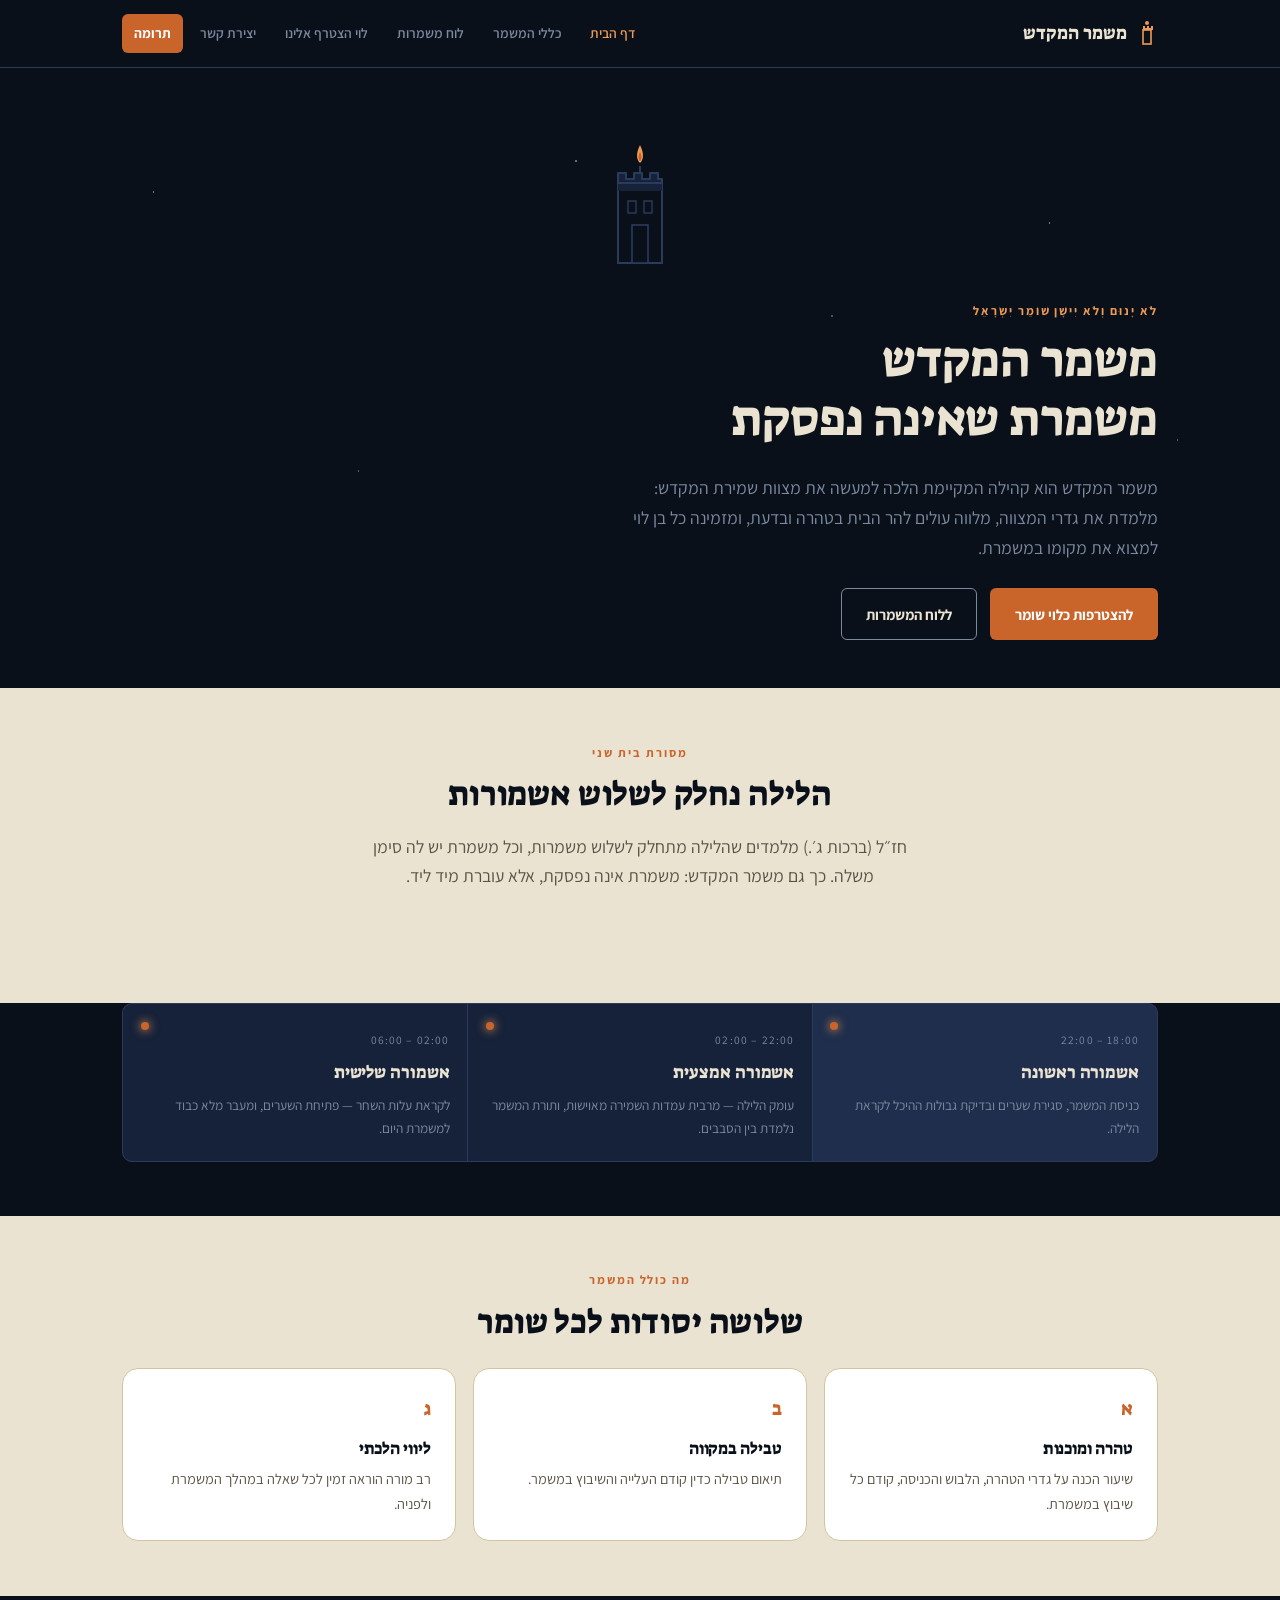
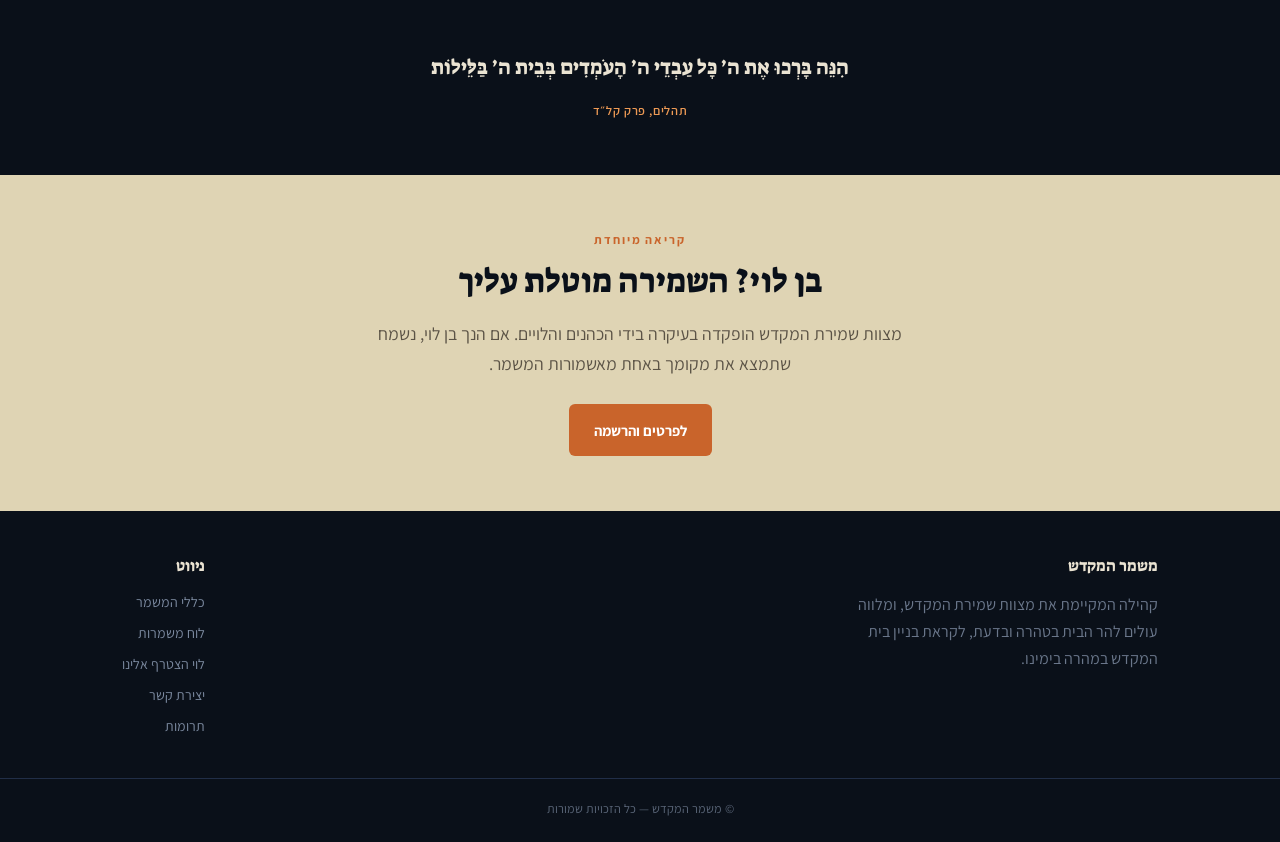
<file: index.html>
<!DOCTYPE html>
<html lang="he" dir="rtl">
<head>
<meta charset="UTF-8">
<meta name="viewport" content="width=device-width, initial-scale=1.0">
<title>משמר המקדש — לֹא יָנוּם וְלֹא יִישָׁן</title>
<meta name="description" content="משמר המקדש: קהילה המקיימת את מצוות שמירת המקדש, מלווה עולים להר הבית בטהרה ובהלכה, ומזמינה בני לוי להצטרף למשמרות השמירה.">
<link rel="canonical" href="https://mishmar-hamikdash.github.io/">
<link rel="stylesheet" href="styles.css">
</head>
<body data-page="home">
<a href="#main" class="skip-link">דלג לתוכן</a>

<header class="site">
  <div class="wrap nav-wrap">
    <a href="index.html" class="brand">
      <svg class="brand-mark" width="22" height="26" viewBox="0 0 22 26" aria-hidden="true">
        <rect x="7" y="10" width="8" height="14" fill="none" stroke="#EE9A55" stroke-width="1.6"/>
        <path d="M7 10 L7 6 L9 6 L9 8 L11 8 L11 6 L13 6 L13 8 L15 8 L15 6 L17 6 L17 10 Z" fill="#EE9A55"/>
        <circle cx="11" cy="3" r="2" fill="#EE9A55"/>
      </svg>
      משמר המקדש
    </a>
    <button class="nav-toggle" aria-label="פתיחת תפריט ניווט" aria-expanded="false">☰</button>
    <nav class="main">
      <a href="index.html" data-page="home">דף הבית</a>
      <a href="halachot.html" data-page="halachot">כללי המשמר</a>
      <a href="luach.html" data-page="luach">לוח משמרות</a>
      <a href="leviim.html" data-page="leviim">לוי הצטרף אלינו</a>
      <a href="contact.html" data-page="contact">יצירת קשר</a>
      <a href="trumot.html" data-page="trumot" class="cta">תרומה</a>
    </nav>
  </div>
</header>

<main id="main">

  <section class="on-dark hero">
    <div class="wrap">
      <div class="tower-row">
        <svg width="120" height="150" viewBox="0 0 120 150" aria-hidden="true">
          <rect x="38" y="58" width="44" height="80" fill="none" stroke="#2B3B5C" stroke-width="2"/>
          <rect x="38" y="58" width="44" height="8" fill="#16223A"/>
          <path d="M38 58 L38 48 L46 48 L46 54 L54 54 L54 48 L62 48 L62 54 L70 54 L70 48 L78 48 L78 54 L82 54 L82 58 Z" fill="#16223A" stroke="#2B3B5C" stroke-width="2" stroke-linejoin="round"/>
          <rect x="52" y="100" width="16" height="38" fill="#0A1019" stroke="#2B3B5C" stroke-width="1.6"/>
          <rect x="48" y="76" width="8" height="12" fill="none" stroke="#2B3B5C" stroke-width="1.4"/>
          <rect x="64" y="76" width="8" height="12" fill="none" stroke="#2B3B5C" stroke-width="1.4"/>
          <g class="tower-flame">
            <path d="M60 20 C 56 28, 56 34, 60 38 C 64 34, 64 28, 60 20 Z" fill="#EE9A55"/>
            <path d="M60 27 C 58 31, 58 34, 60 36 C 62 34, 62 31, 60 27 Z" fill="#C9642B"/>
          </g>
          <line x1="60" y1="41" x2="60" y2="48" stroke="#2B3B5C" stroke-width="2"/>
        </svg>
      </div>
      <span class="eyebrow">לֹא יָנוּם וְלֹא יִישָׁן שׁוֹמֵר יִשְׂרָאֵל</span>
      <h1>משמר המקדש<br>משמרת שאינה נפסקת</h1>
      <p class="lead">משמר המקדש הוא קהילה המקיימת הלכה למעשה את מצוות שמירת המקדש: מלמדת את גדרי המצווה, מלווה עולים להר הבית בטהרה ובדעת, ומזמינה כל בן לוי למצוא את מקומו במשמרת.</p>
      <div class="hero-actions">
        <a href="leviim.html" class="btn btn-ember">להצטרפות כלוי שומר</a>
        <a href="luach.html" class="btn btn-outline">ללוח המשמרות</a>
      </div>
    </div>
  </section>

  <section class="on-light">
    <div class="wrap">
      <div class="narrow reveal" style="text-align:center; margin-bottom:1.4rem;">
        <span class="eyebrow">מסורת בית שני</span>
        <h2>הלילה נחלק לשלוש אשמורות</h2>
        <p class="lead" style="margin:0 auto;">חז״ל (ברכות ג׳.) מלמדים שהלילה מתחלק לשלוש משמרות, וכל משמרת יש לה סימן משלה. כך גם משמר המקדש: משמרת אינה נפסקת, אלא עוברת מיד ליד.</p>
      </div>
    </div>
  </section>

  <section class="on-dark" style="padding-top:0;">
    <div class="wrap">
      <div class="ashmurot reveal">
        <div class="ashmurot-cell">
          <span class="ashmurot-mark" aria-hidden="true"></span>
          <span class="ashmurot-time">18:00 – 22:00</span>
          <h3 class="ashmurot-name">אשמורה ראשונה</h3>
          <p class="ashmurot-desc">כניסת המשמר, סגירת שערים ובדיקת גבולות ההיכל לקראת הלילה.</p>
        </div>
        <div class="ashmurot-cell">
          <span class="ashmurot-mark" aria-hidden="true"></span>
          <span class="ashmurot-time">22:00 – 02:00</span>
          <h3 class="ashmurot-name">אשמורה אמצעית</h3>
          <p class="ashmurot-desc">עומק הלילה — מרבית עמדות השמירה מאוישות, ותורת המשמר נלמדת בין הסבבים.</p>
        </div>
        <div class="ashmurot-cell">
          <span class="ashmurot-mark" aria-hidden="true"></span>
          <span class="ashmurot-time">02:00 – 06:00</span>
          <h3 class="ashmurot-name">אשמורה שלישית</h3>
          <p class="ashmurot-desc">לקראת עלות השחר — פתיחת השערים, ומעבר מלא כבוד למשמרת היום.</p>
        </div>
      </div>
    </div>
  </section>

  <section class="on-light">
    <div class="wrap">
      <div class="narrow reveal" style="text-align:center; margin-bottom:1.6rem;">
        <span class="eyebrow">מה כולל המשמר</span>
        <h2>שלושה יסודות לכל שומר</h2>
      </div>
      <div class="card-grid">
        <div class="card reveal"><span class="mark">א</span><h3>טהרה ומוכנות</h3><p>שיעור הכנה על גדרי הטהרה, הלבוש והכניסה, קודם כל שיבוץ במשמרת.</p></div>
        <a href="https://mikve.net/mikvaot/" target="_blank" rel="noopener" class="card card-link reveal"><span class="mark">ב</span><h3>טבילה במקווה</h3><p>תיאום טבילה כדין קודם העלייה והשיבוץ במשמר.</p></a>
        <div class="card reveal"><span class="mark">ג</span><h3>ליווי הלכתי</h3><p>רב מורה הוראה זמין לכל שאלה במהלך המשמרת ולפניה.</p></div>
      </div>
    </div>
  </section>

  <section class="on-dark">
    <div class="wrap narrow reveal">
      <blockquote class="pull">הִנֵּה בָּרְכוּ אֶת ה׳ כָּל עַבְדֵי ה׳ הָעֹמְדִים בְּבֵית ה׳ בַּלֵּילוֹת<cite>תהלים, פרק קל״ד</cite></blockquote>
    </div>
  </section>

  <section class="on-light-2">
    <div class="wrap narrow reveal" style="text-align:center;">
      <span class="eyebrow">קריאה מיוחדת</span>
      <h2>בן לוי? השמירה מוטלת עליך</h2>
      <p class="lead" style="margin:0 auto;">מצוות שמירת המקדש הופקדה בעיקרה בידי הכהנים והלויים. אם הנך בן לוי, נשמח שתמצא את מקומך באחת מאשמורות המשמר.</p>
      <div class="hero-actions" style="justify-content:center;">
        <a href="leviim.html" class="btn btn-ember">לפרטים והרשמה</a>
      </div>
    </div>
  </section>

</main>

<footer class="site">
  <div class="wrap footer-wrap">
    <div>
      <h4>משמר המקדש</h4>
      <p style="opacity:.85; max-width:320px;">קהילה המקיימת את מצוות שמירת המקדש, ומלווה עולים להר הבית בטהרה ובדעת, לקראת בניין בית המקדש במהרה בימינו.</p>
    </div>
    <div>
      <h4>ניווט</h4>
      <a href="halachot.html">כללי המשמר</a>
      <a href="luach.html">לוח משמרות</a>
      <a href="leviim.html">לוי הצטרף אלינו</a>
      <a href="contact.html">יצירת קשר</a>
      <a href="trumot.html">תרומות</a>
    </div>
  </div>
  <div class="footer-bottom">© משמר המקדש — כל הזכויות שמורות</div>
</footer>

<script src="script.js"></script>
</body>
</html>
</file>
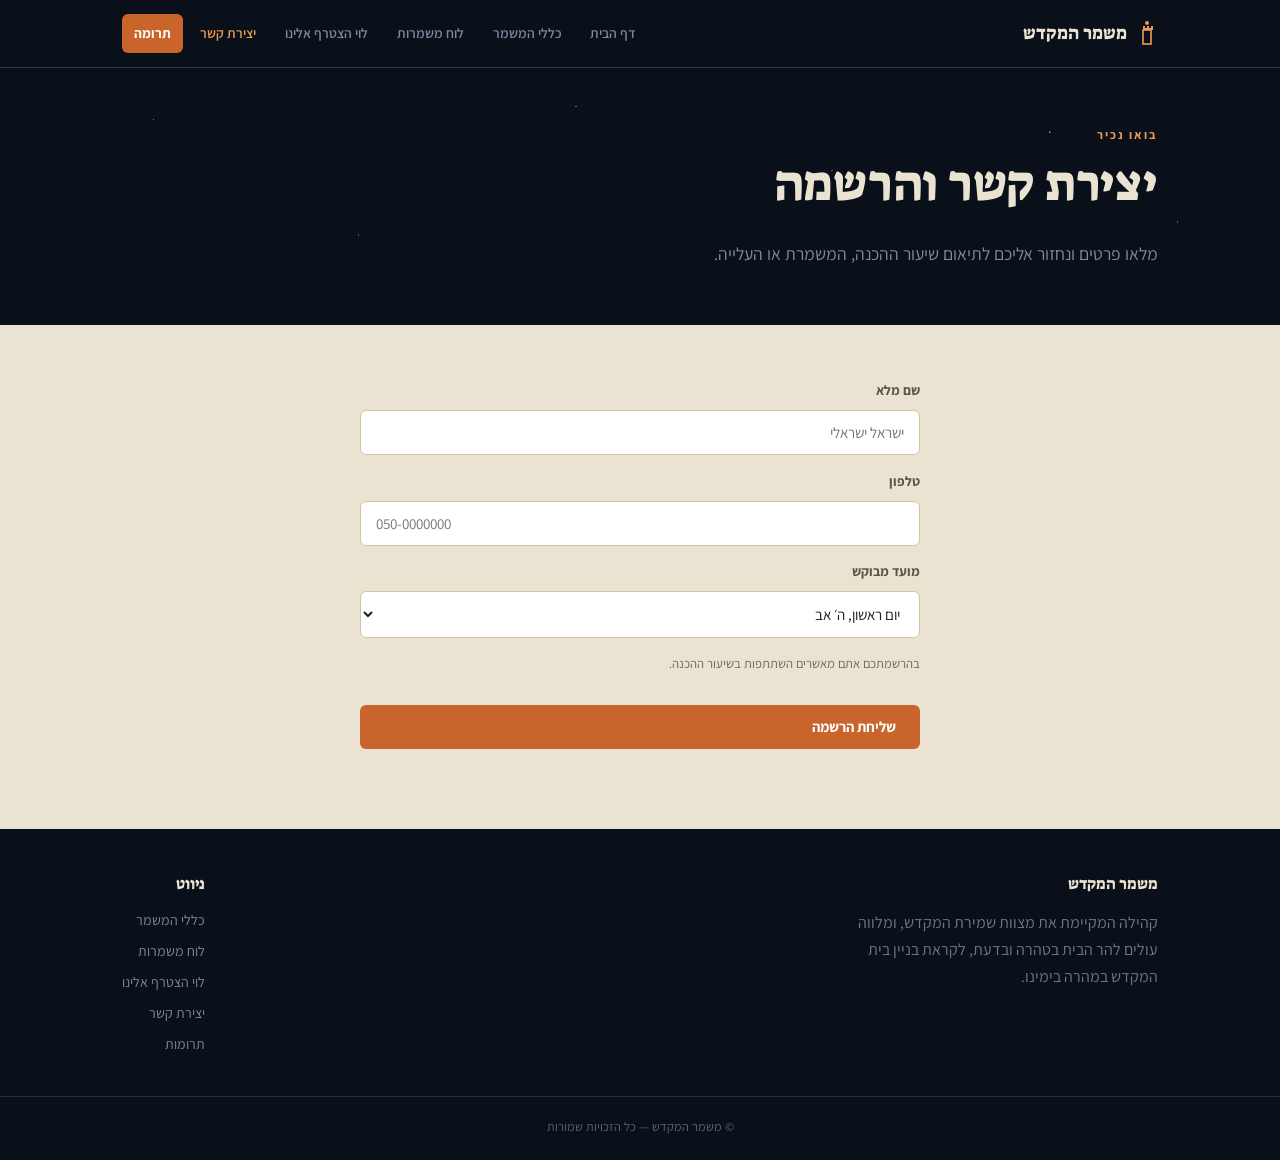
<file: contact.html>
<!DOCTYPE html>
<html lang="he" dir="rtl">
<head>
<meta charset="UTF-8">
<meta name="viewport" content="width=device-width, initial-scale=1.0">
<title>יצירת קשר והרשמה — משמר המקדש</title>
<meta name="description" content="הירשמו למשמרת או לעלייה הבאה להר הבית עם משמר המקדש. השאירו פרטים ונחזור אליכם לתיאום שיעור ההכנה.">
<link rel="canonical" href="https://mishmar-hamikdash.github.io/contact.html">
<link rel="stylesheet" href="styles.css">
</head>
<body data-page="contact">
<a href="#main" class="skip-link">דלג לתוכן</a>

<header class="site">
  <div class="wrap nav-wrap">
    <a href="index.html" class="brand">
      <svg class="brand-mark" width="22" height="26" viewBox="0 0 22 26" aria-hidden="true">
        <rect x="7" y="10" width="8" height="14" fill="none" stroke="#EE9A55" stroke-width="1.6"/>
        <path d="M7 10 L7 6 L9 6 L9 8 L11 8 L11 6 L13 6 L13 8 L15 8 L15 6 L17 6 L17 10 Z" fill="#EE9A55"/>
        <circle cx="11" cy="3" r="2" fill="#EE9A55"/>
      </svg>
      משמר המקדש
    </a>
    <button class="nav-toggle" aria-label="פתיחת תפריט ניווט" aria-expanded="false">☰</button>
    <nav class="main">
      <a href="index.html" data-page="home">דף הבית</a>
      <a href="halachot.html" data-page="halachot">כללי המשמר</a>
      <a href="luach.html" data-page="luach">לוח משמרות</a>
      <a href="leviim.html" data-page="leviim">לוי הצטרף אלינו</a>
      <a href="contact.html" data-page="contact">יצירת קשר</a>
      <a href="trumot.html" data-page="trumot" class="cta">תרומה</a>
    </nav>
  </div>
</header>

<main id="main">
  <section class="on-dark hero" style="padding-bottom:2.4rem;">
    <div class="wrap">
      <span class="eyebrow">בואו נכיר</span>
      <h1>יצירת קשר והרשמה</h1>
      <p class="lead">מלאו פרטים ונחזור אליכם לתיאום שיעור ההכנה, המשמרת או העלייה.</p>
    </div>
  </section>

  <section class="on-light">
    <div class="wrap reveal">
      <form class="form-box" id="mm-contact-form" onsubmit="return mmSubmitForm(event,'mm-contact-form','mm-contact-status','הרשמה חדשה - משמר המקדש');">
        <label for="c-name">שם מלא</label>
        <input id="c-name" type="text" name="שם מלא" placeholder="ישראל ישראלי" required>
        <label for="c-phone">טלפון</label>
        <input id="c-phone" type="tel" name="טלפון" placeholder="050-0000000" required>
        <label for="c-date">מועד מבוקש</label>
        <select id="c-date" name="מועד מבוקש">
          <option>יום ראשון, ה׳ אב</option>
          <option>יום שני, י״ב אב</option>
        </select>
        <div class="form-note">בהרשמתכם אתם מאשרים השתתפות בשיעור ההכנה.</div>
        <button type="submit" class="btn btn-ember" style="margin-top:1rem; border:none;">שליחת הרשמה</button>
        <div id="mm-contact-status" style="margin-top:.7rem; font-size:.85rem;"></div>
      </form>
    </div>
  </section>
</main>

<footer class="site">
  <div class="wrap footer-wrap">
    <div>
      <h4>משמר המקדש</h4>
      <p style="opacity:.85; max-width:320px;">קהילה המקיימת את מצוות שמירת המקדש, ומלווה עולים להר הבית בטהרה ובדעת, לקראת בניין בית המקדש במהרה בימינו.</p>
    </div>
    <div>
      <h4>ניווט</h4>
      <a href="halachot.html">כללי המשמר</a>
      <a href="luach.html">לוח משמרות</a>
      <a href="leviim.html">לוי הצטרף אלינו</a>
      <a href="contact.html">יצירת קשר</a>
      <a href="trumot.html">תרומות</a>
    </div>
  </div>
  <div class="footer-bottom">© משמר המקדש — כל הזכויות שמורות</div>
</footer>

<script src="script.js"></script>
</body>
</html>
</file>
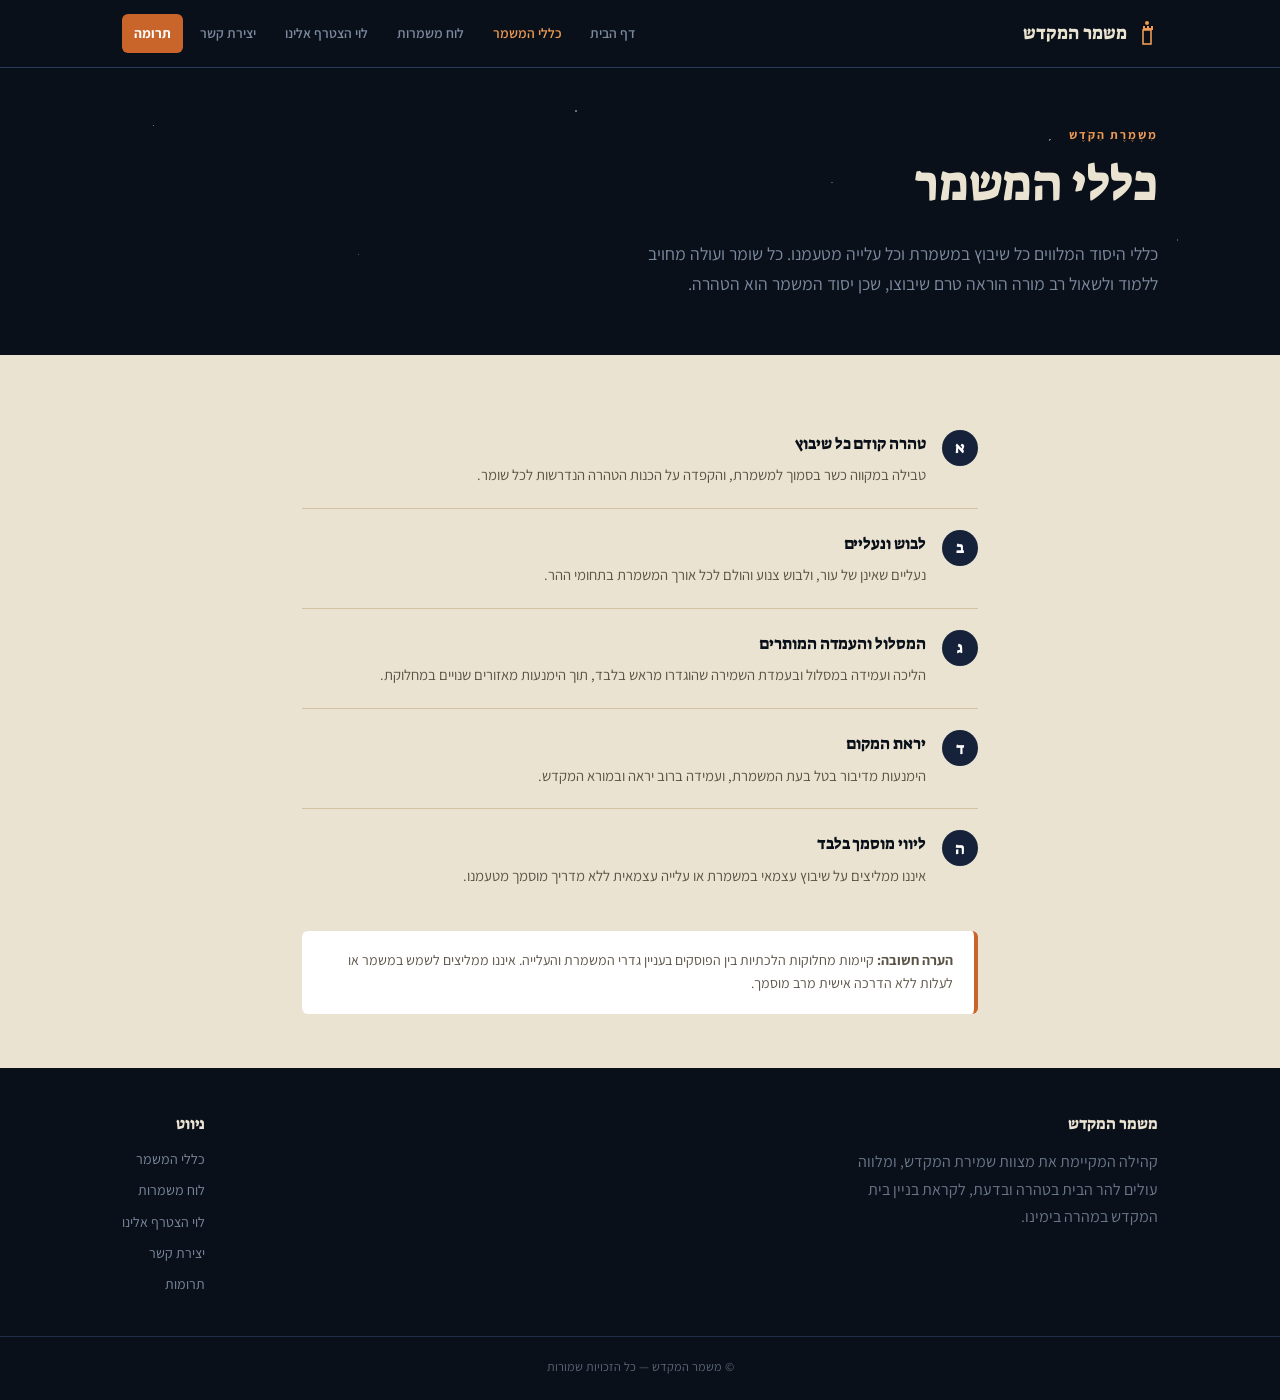
<file: halachot.html>
<!DOCTYPE html>
<html lang="he" dir="rtl">
<head>
<meta charset="UTF-8">
<meta name="viewport" content="width=device-width, initial-scale=1.0">
<title>כללי המשמר — משמר המקדש</title>
<meta name="description" content="כללי היסוד ההלכתיים למשמרות השמירה ולעליית הלויים להר הבית: טהרה, לבוש, מסלול ויראת המקום.">
<link rel="canonical" href="https://mishmar-hamikdash.github.io/halachot.html">
<link rel="stylesheet" href="styles.css">
</head>
<body data-page="halachot">
<a href="#main" class="skip-link">דלג לתוכן</a>

<header class="site">
  <div class="wrap nav-wrap">
    <a href="index.html" class="brand">
      <svg class="brand-mark" width="22" height="26" viewBox="0 0 22 26" aria-hidden="true">
        <rect x="7" y="10" width="8" height="14" fill="none" stroke="#EE9A55" stroke-width="1.6"/>
        <path d="M7 10 L7 6 L9 6 L9 8 L11 8 L11 6 L13 6 L13 8 L15 8 L15 6 L17 6 L17 10 Z" fill="#EE9A55"/>
        <circle cx="11" cy="3" r="2" fill="#EE9A55"/>
      </svg>
      משמר המקדש
    </a>
    <button class="nav-toggle" aria-label="פתיחת תפריט ניווט" aria-expanded="false">☰</button>
    <nav class="main">
      <a href="index.html" data-page="home">דף הבית</a>
      <a href="halachot.html" data-page="halachot">כללי המשמר</a>
      <a href="luach.html" data-page="luach">לוח משמרות</a>
      <a href="leviim.html" data-page="leviim">לוי הצטרף אלינו</a>
      <a href="contact.html" data-page="contact">יצירת קשר</a>
      <a href="trumot.html" data-page="trumot" class="cta">תרומה</a>
    </nav>
  </div>
</header>

<main id="main">
  <section class="on-dark hero" style="padding-bottom:2.4rem;">
    <div class="wrap">
      <span class="eyebrow">מִשְׁמֶרֶת הַקֹּדֶשׁ</span>
      <h1>כללי המשמר</h1>
      <p class="lead">כללי היסוד המלווים כל שיבוץ במשמרת וכל עלייה מטעמנו. כל שומר ועולה מחויב ללמוד ולשאול רב מורה הוראה טרם שיבוצו, שכן יסוד המשמר הוא הטהרה.</p>
    </div>
  </section>

  <section class="on-light">
    <div class="wrap narrow">
      <div class="reveal">
        <div class="item-row"><div class="item-mark">א</div><div><h3>טהרה קודם כל שיבוץ</h3><p>טבילה במקווה כשר בסמוך למשמרת, והקפדה על הכנות הטהרה הנדרשות לכל שומר.</p></div></div>
        <div class="item-row"><div class="item-mark">ב</div><div><h3>לבוש ונעליים</h3><p>נעליים שאינן של עור, ולבוש צנוע והולם לכל אורך המשמרת בתחומי ההר.</p></div></div>
        <div class="item-row"><div class="item-mark">ג</div><div><h3>המסלול והעמדה המותרים</h3><p>הליכה ועמידה במסלול ובעמדת השמירה שהוגדרו מראש בלבד, תוך הימנעות מאזורים שנויים במחלוקת.</p></div></div>
        <div class="item-row"><div class="item-mark">ד</div><div><h3>יראת המקום</h3><p>הימנעות מדיבור בטל בעת המשמרת, ועמידה ברוב יראה ובמורא המקדש.</p></div></div>
        <div class="item-row"><div class="item-mark">ה</div><div><h3>ליווי מוסמך בלבד</h3><p>איננו ממליצים על שיבוץ עצמאי במשמרת או עלייה עצמאית ללא מדריך מוסמך מטעמנו.</p></div></div>
      </div>
      <div class="note-box reveal"><strong>הערה חשובה:</strong> קיימות מחלוקות הלכתיות בין הפוסקים בעניין גדרי המשמרת והעלייה. איננו ממליצים לשמש במשמר או לעלות ללא הדרכה אישית מרב מוסמך.</div>
    </div>
  </section>
</main>

<footer class="site">
  <div class="wrap footer-wrap">
    <div>
      <h4>משמר המקדש</h4>
      <p style="opacity:.85; max-width:320px;">קהילה המקיימת את מצוות שמירת המקדש, ומלווה עולים להר הבית בטהרה ובדעת, לקראת בניין בית המקדש במהרה בימינו.</p>
    </div>
    <div>
      <h4>ניווט</h4>
      <a href="halachot.html">כללי המשמר</a>
      <a href="luach.html">לוח משמרות</a>
      <a href="leviim.html">לוי הצטרף אלינו</a>
      <a href="contact.html">יצירת קשר</a>
      <a href="trumot.html">תרומות</a>
    </div>
  </div>
  <div class="footer-bottom">© משמר המקדש — כל הזכויות שמורות</div>
</footer>

<script src="script.js"></script>
</body>
</html>
</file>
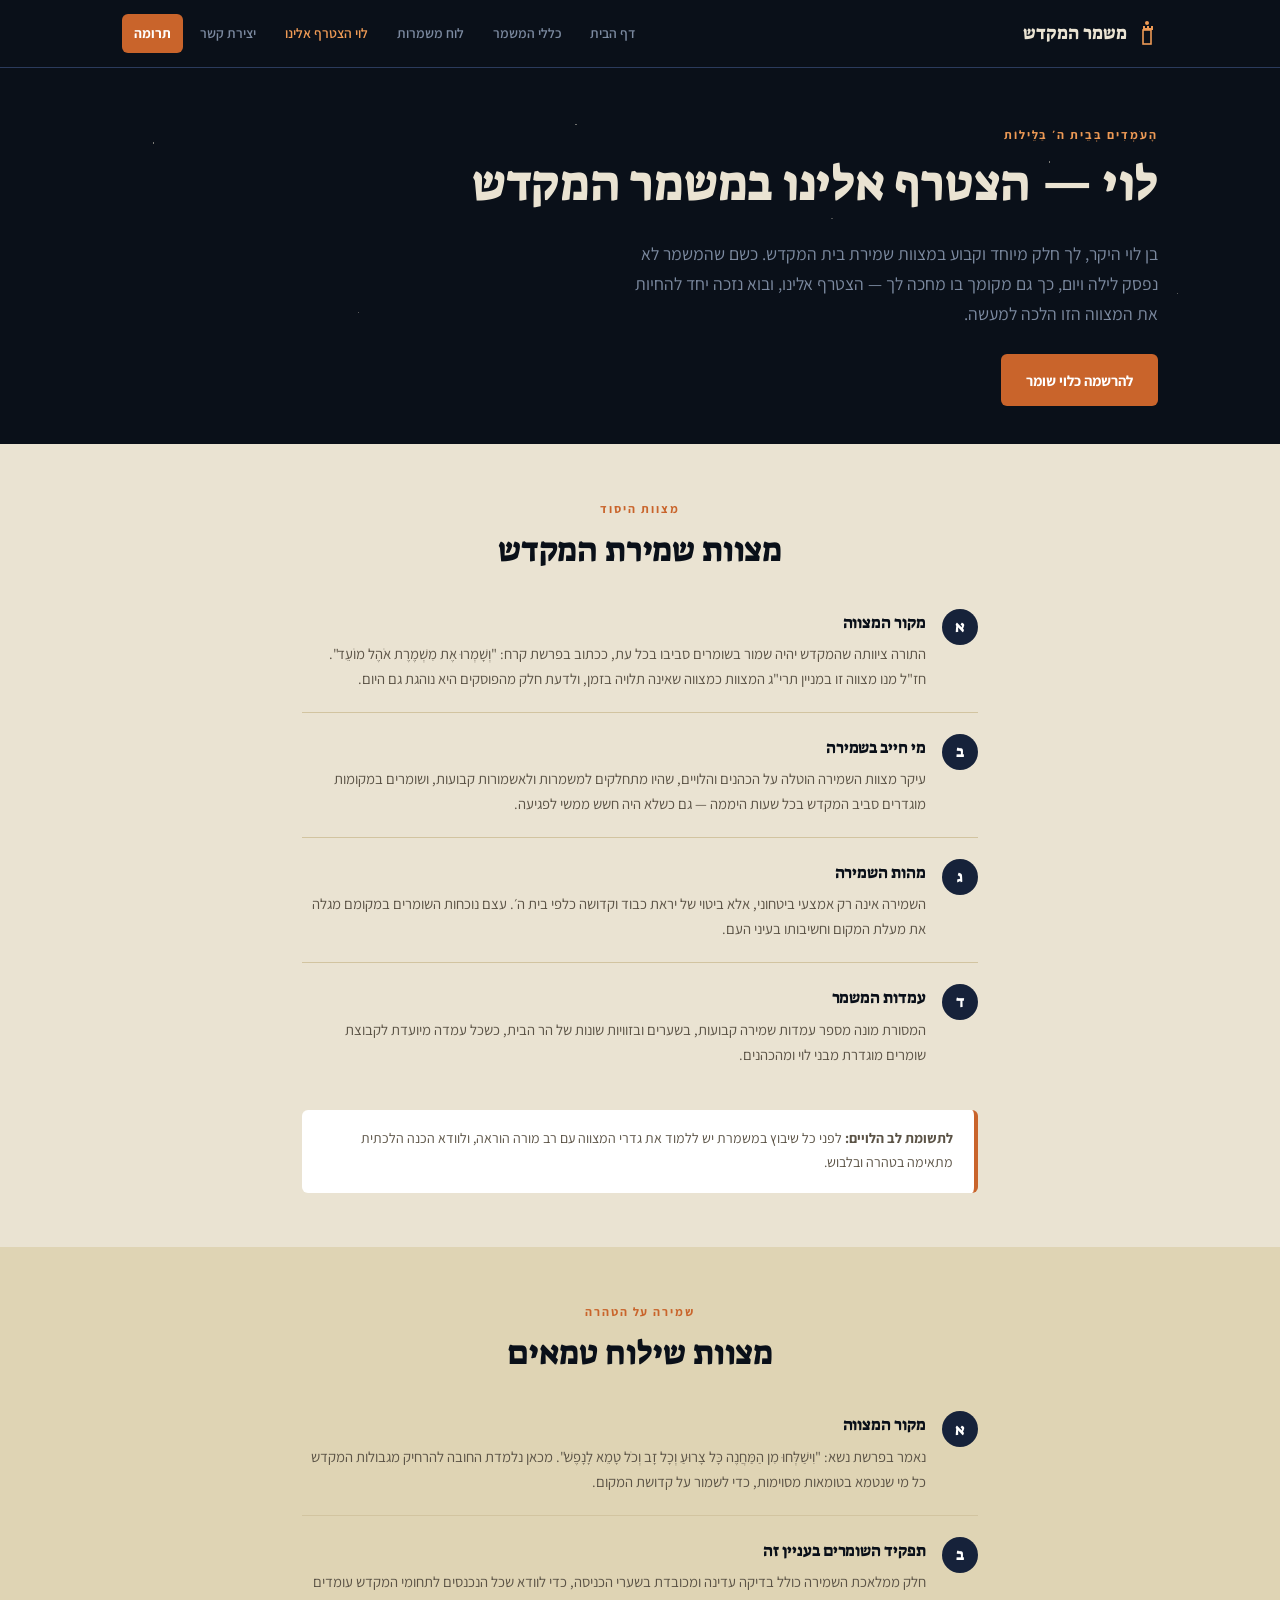
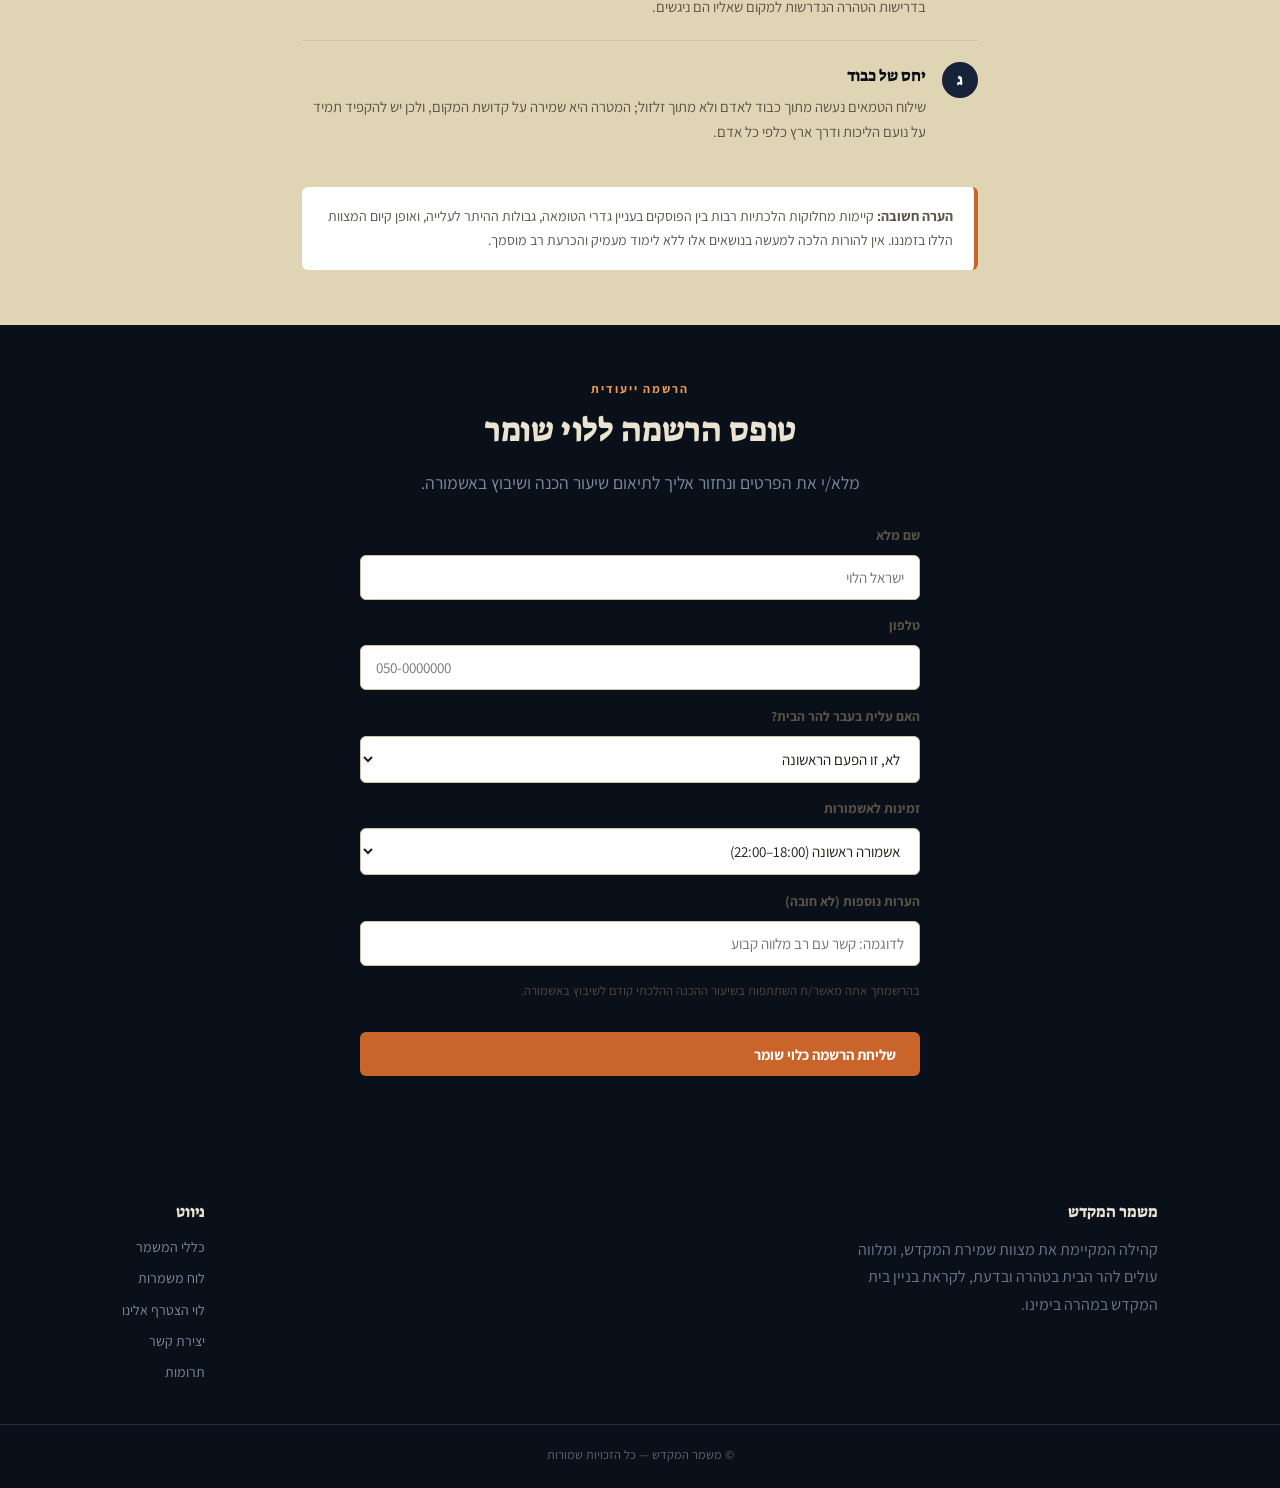
<file: leviim.html>
<!DOCTYPE html>
<html lang="he" dir="rtl">
<head>
<meta charset="UTF-8">
<meta name="viewport" content="width=device-width, initial-scale=1.0">
<title>לוי — הצטרף אלינו במשמר המקדש</title>
<meta name="description" content="קריאה ללויים להצטרף למשמרות שמירת המקדש: על מצוות שמירת המקדש, האשמורות, ואיך נרשמים למשמרת.">
<link rel="canonical" href="https://mishmar-hamikdash.github.io/leviim.html">
<link rel="stylesheet" href="styles.css">
</head>
<body data-page="leviim">
<a href="#main" class="skip-link">דלג לתוכן</a>

<header class="site">
  <div class="wrap nav-wrap">
    <a href="index.html" class="brand">
      <svg class="brand-mark" width="22" height="26" viewBox="0 0 22 26" aria-hidden="true">
        <rect x="7" y="10" width="8" height="14" fill="none" stroke="#EE9A55" stroke-width="1.6"/>
        <path d="M7 10 L7 6 L9 6 L9 8 L11 8 L11 6 L13 6 L13 8 L15 8 L15 6 L17 6 L17 10 Z" fill="#EE9A55"/>
        <circle cx="11" cy="3" r="2" fill="#EE9A55"/>
      </svg>
      משמר המקדש
    </a>
    <button class="nav-toggle" aria-label="פתיחת תפריט ניווט" aria-expanded="false">☰</button>
    <nav class="main">
      <a href="index.html" data-page="home">דף הבית</a>
      <a href="halachot.html" data-page="halachot">כללי המשמר</a>
      <a href="luach.html" data-page="luach">לוח משמרות</a>
      <a href="leviim.html" data-page="leviim">לוי הצטרף אלינו</a>
      <a href="contact.html" data-page="contact">יצירת קשר</a>
      <a href="trumot.html" data-page="trumot" class="cta">תרומה</a>
    </nav>
  </div>
</header>

<main id="main">
  <section class="on-dark hero" style="padding-bottom:2.4rem;">
    <div class="wrap">
      <span class="eyebrow">הָעֹמְדִים בְּבֵית ה׳ בַּלֵּילוֹת</span>
      <h1>לוי — הצטרף אלינו במשמר המקדש</h1>
      <p class="lead">בן לוי היקר, לך חלק מיוחד וקבוע במצוות שמירת בית המקדש. כשם שהמשמר לא נפסק לילה ויום, כך גם מקומך בו מחכה לך — הצטרף אלינו, ובוא נזכה יחד להחיות את המצווה הזו הלכה למעשה.</p>
      <div class="hero-actions">
        <a href="#mm-form" class="btn btn-ember">להרשמה כלוי שומר</a>
      </div>
    </div>
  </section>

  <section class="on-light">
    <div class="wrap narrow">
      <div class="reveal" style="text-align:center; margin-bottom:1rem;">
        <span class="eyebrow">מצוות היסוד</span>
        <h2>מצוות שמירת המקדש</h2>
      </div>
      <div class="reveal">
        <div class="item-row"><div class="item-mark">א</div><div><h3>מקור המצווה</h3><p>התורה ציוותה שהמקדש יהיה שמור בשומרים סביבו בכל עת, ככתוב בפרשת קרח: "וְשָׁמְרוּ אֶת מִשְׁמֶרֶת אֹהֶל מוֹעֵד". חז"ל מנו מצווה זו במניין תרי"ג המצוות כמצווה שאינה תלויה בזמן, ולדעת חלק מהפוסקים היא נוהגת גם היום.</p></div></div>
        <div class="item-row"><div class="item-mark">ב</div><div><h3>מי חייב בשמירה</h3><p>עיקר מצוות השמירה הוטלה על הכהנים והלויים, שהיו מתחלקים למשמרות ולאשמורות קבועות, ושומרים במקומות מוגדרים סביב המקדש בכל שעות היממה — גם כשלא היה חשש ממשי לפגיעה.</p></div></div>
        <div class="item-row"><div class="item-mark">ג</div><div><h3>מהות השמירה</h3><p>השמירה אינה רק אמצעי ביטחוני, אלא ביטוי של יראת כבוד וקדושה כלפי בית ה׳. עצם נוכחות השומרים במקומם מגלה את מעלת המקום וחשיבותו בעיני העם.</p></div></div>
        <div class="item-row"><div class="item-mark">ד</div><div><h3>עמדות המשמר</h3><p>המסורת מונה מספר עמדות שמירה קבועות, בשערים ובזוויות שונות של הר הבית, כשכל עמדה מיועדת לקבוצת שומרים מוגדרת מבני לוי ומהכהנים.</p></div></div>
      </div>
      <div class="note-box reveal"><strong>לתשומת לב הלויים:</strong> לפני כל שיבוץ במשמרת יש ללמוד את גדרי המצווה עם רב מורה הוראה, ולוודא הכנה הלכתית מתאימה בטהרה ובלבוש.</div>
    </div>
  </section>

  <section class="on-light-2">
    <div class="wrap narrow">
      <div class="reveal" style="text-align:center; margin-bottom:1rem;">
        <span class="eyebrow">שמירה על הטהרה</span>
        <h2>מצוות שילוח טמאים</h2>
      </div>
      <div class="reveal">
        <div class="item-row"><div class="item-mark">א</div><div><h3>מקור המצווה</h3><p>נאמר בפרשת נשא: "וִישַׁלְּחוּ מִן הַמַּחֲנֶה כָּל צָרוּעַ וְכָל זָב וְכֹל טָמֵא לָנָפֶשׁ". מכאן נלמדת החובה להרחיק מגבולות המקדש כל מי שנטמא בטומאות מסוימות, כדי לשמור על קדושת המקום.</p></div></div>
        <div class="item-row"><div class="item-mark">ב</div><div><h3>תפקיד השומרים בעניין זה</h3><p>חלק ממלאכת השמירה כולל בדיקה עדינה ומכובדת בשערי הכניסה, כדי לוודא שכל הנכנסים לתחומי המקדש עומדים בדרישות הטהרה הנדרשות למקום שאליו הם ניגשים.</p></div></div>
        <div class="item-row"><div class="item-mark">ג</div><div><h3>יחס של כבוד</h3><p>שילוח הטמאים נעשה מתוך כבוד לאדם ולא מתוך זלזול; המטרה היא שמירה על קדושת המקום, ולכן יש להקפיד תמיד על נועם הליכות ודרך ארץ כלפי כל אדם.</p></div></div>
      </div>
      <div class="note-box reveal"><strong>הערה חשובה:</strong> קיימות מחלוקות הלכתיות רבות בין הפוסקים בעניין גדרי הטומאה, גבולות ההיתר לעלייה, ואופן קיום המצוות הללו בזמננו. אין להורות הלכה למעשה בנושאים אלו ללא לימוד מעמיק והכרעת רב מוסמך.</div>
    </div>
  </section>

  <section class="on-dark" id="mm-form">
    <div class="wrap">
      <div class="narrow reveal" style="text-align:center; margin-bottom:1.6rem;">
        <span class="eyebrow">הרשמה ייעודית</span>
        <h2>טופס הרשמה ללוי שומר</h2>
        <p class="lead" style="margin:0 auto;">מלא/י את הפרטים ונחזור אליך לתיאום שיעור הכנה ושיבוץ באשמורה.</p>
      </div>
      <form class="form-box reveal" id="mm-leviim-form" onsubmit="return mmSubmitForm(event,'mm-leviim-form','mm-leviim-status','הרשמת לוי שומר - משמר המקדש');">
        <label for="l-name">שם מלא</label>
        <input id="l-name" type="text" name="שם מלא" placeholder="ישראל הלוי" required>
        <label for="l-phone">טלפון</label>
        <input id="l-phone" type="tel" name="טלפון" placeholder="050-0000000" required>
        <label for="l-exp">האם עלית בעבר להר הבית?</label>
        <select id="l-exp" name="ניסיון קודם">
          <option>לא, זו הפעם הראשונה</option>
          <option>כן, עליתי מספר פעמים</option>
          <option>כן, עליתי באופן קבוע</option>
        </select>
        <label for="l-avail">זמינות לאשמורות</label>
        <select id="l-avail" name="זמינות">
          <option>אשמורה ראשונה (18:00–22:00)</option>
          <option>אשמורה אמצעית (22:00–02:00)</option>
          <option>אשמורה שלישית (02:00–06:00)</option>
          <option>גמיש/גמישה, לפי הצורך</option>
        </select>
        <label for="l-notes">הערות נוספות (לא חובה)</label>
        <input id="l-notes" type="text" name="הערות" placeholder="לדוגמה: קשר עם רב מלווה קבוע">
        <div class="form-note">בהרשמתך אתה מאשר/ת השתתפות בשיעור ההכנה ההלכתי קודם לשיבוץ באשמורה.</div>
        <button type="submit" class="btn btn-ember" style="margin-top:1rem; border:none;">שליחת הרשמה כלוי שומר</button>
        <div id="mm-leviim-status" style="margin-top:.7rem; font-size:.85rem;"></div>
      </form>
    </div>
  </section>
</main>

<footer class="site">
  <div class="wrap footer-wrap">
    <div>
      <h4>משמר המקדש</h4>
      <p style="opacity:.85; max-width:320px;">קהילה המקיימת את מצוות שמירת המקדש, ומלווה עולים להר הבית בטהרה ובדעת, לקראת בניין בית המקדש במהרה בימינו.</p>
    </div>
    <div>
      <h4>ניווט</h4>
      <a href="halachot.html">כללי המשמר</a>
      <a href="luach.html">לוח משמרות</a>
      <a href="leviim.html">לוי הצטרף אלינו</a>
      <a href="contact.html">יצירת קשר</a>
      <a href="trumot.html">תרומות</a>
    </div>
  </div>
  <div class="footer-bottom">© משמר המקדש — כל הזכויות שמורות</div>
</footer>

<script src="script.js"></script>
</body>
</html>
</file>
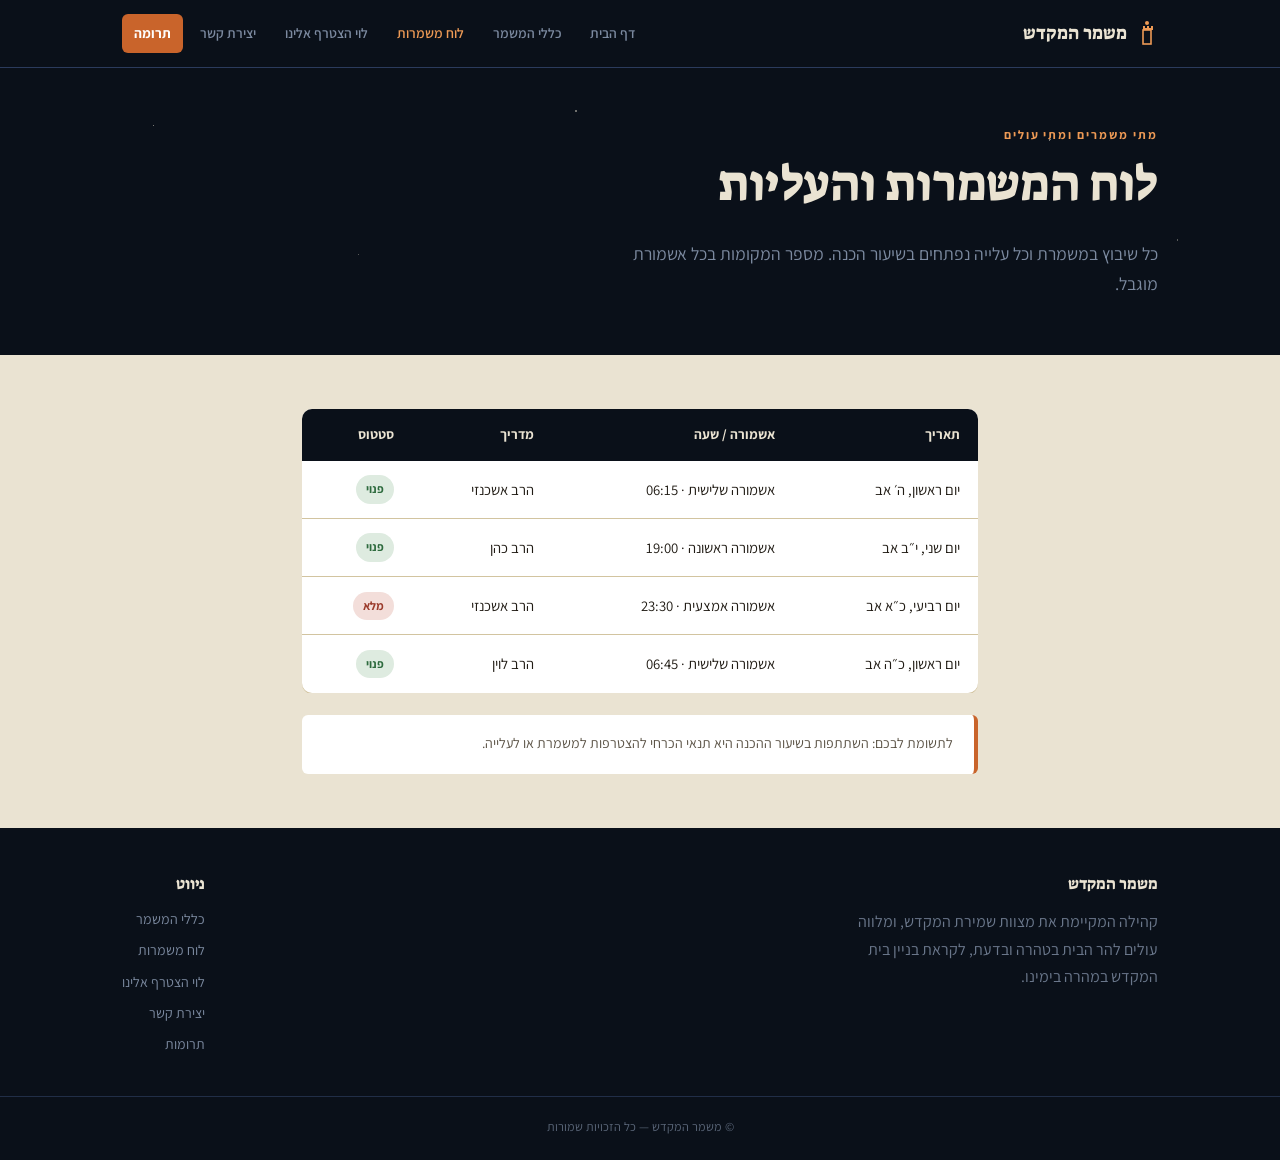
<file: luach.html>
<!DOCTYPE html>
<html lang="he" dir="rtl">
<head>
<meta charset="UTF-8">
<meta name="viewport" content="width=device-width, initial-scale=1.0">
<title>לוח המשמרות והעליות — משמר המקדש</title>
<meta name="description" content="לוח הזמנים העדכני למשמרות השמירה ולעליות המאורגנות להר הבית, כולל תאריכים, שעות ומדריכים.">
<link rel="canonical" href="https://mishmar-hamikdash.github.io/luach.html">
<link rel="stylesheet" href="styles.css">
</head>
<body data-page="luach">
<a href="#main" class="skip-link">דלג לתוכן</a>

<header class="site">
  <div class="wrap nav-wrap">
    <a href="index.html" class="brand">
      <svg class="brand-mark" width="22" height="26" viewBox="0 0 22 26" aria-hidden="true">
        <rect x="7" y="10" width="8" height="14" fill="none" stroke="#EE9A55" stroke-width="1.6"/>
        <path d="M7 10 L7 6 L9 6 L9 8 L11 8 L11 6 L13 6 L13 8 L15 8 L15 6 L17 6 L17 10 Z" fill="#EE9A55"/>
        <circle cx="11" cy="3" r="2" fill="#EE9A55"/>
      </svg>
      משמר המקדש
    </a>
    <button class="nav-toggle" aria-label="פתיחת תפריט ניווט" aria-expanded="false">☰</button>
    <nav class="main">
      <a href="index.html" data-page="home">דף הבית</a>
      <a href="halachot.html" data-page="halachot">כללי המשמר</a>
      <a href="luach.html" data-page="luach">לוח משמרות</a>
      <a href="leviim.html" data-page="leviim">לוי הצטרף אלינו</a>
      <a href="contact.html" data-page="contact">יצירת קשר</a>
      <a href="trumot.html" data-page="trumot" class="cta">תרומה</a>
    </nav>
  </div>
</header>

<main id="main">
  <section class="on-dark hero" style="padding-bottom:2.4rem;">
    <div class="wrap">
      <span class="eyebrow">מתי משמרים ומתי עולים</span>
      <h1>לוח המשמרות והעליות</h1>
      <p class="lead">כל שיבוץ במשמרת וכל עלייה נפתחים בשיעור הכנה. מספר המקומות בכל אשמורת מוגבל.</p>
    </div>
  </section>

  <section class="on-light">
    <div class="wrap narrow reveal">
      <div class="schedule-scroll">
      <table class="schedule">
        <thead><tr><th>תאריך</th><th>אשמורה / שעה</th><th>מדריך</th><th>סטטוס</th></tr></thead>
        <tbody>
          <tr><td>יום ראשון, ה׳ אב</td><td>אשמורה שלישית · 06:15</td><td>הרב אשכנזי</td><td><span class="tag tag-open">פנוי</span></td></tr>
          <tr><td>יום שני, י״ב אב</td><td>אשמורה ראשונה · 19:00</td><td>הרב כהן</td><td><span class="tag tag-open">פנוי</span></td></tr>
          <tr><td>יום רביעי, כ״א אב</td><td>אשמורה אמצעית · 23:30</td><td>הרב אשכנזי</td><td><span class="tag tag-full">מלא</span></td></tr>
          <tr><td>יום ראשון, כ״ה אב</td><td>אשמורה שלישית · 06:45</td><td>הרב לוין</td><td><span class="tag tag-open">פנוי</span></td></tr>
        </tbody>
      </table>
      </div>
      <div class="note-box">לתשומת לבכם: השתתפות בשיעור ההכנה היא תנאי הכרחי להצטרפות למשמרת או לעלייה.</div>
    </div>
  </section>
</main>

<footer class="site">
  <div class="wrap footer-wrap">
    <div>
      <h4>משמר המקדש</h4>
      <p style="opacity:.85; max-width:320px;">קהילה המקיימת את מצוות שמירת המקדש, ומלווה עולים להר הבית בטהרה ובדעת, לקראת בניין בית המקדש במהרה בימינו.</p>
    </div>
    <div>
      <h4>ניווט</h4>
      <a href="halachot.html">כללי המשמר</a>
      <a href="luach.html">לוח משמרות</a>
      <a href="leviim.html">לוי הצטרף אלינו</a>
      <a href="contact.html">יצירת קשר</a>
      <a href="trumot.html">תרומות</a>
    </div>
  </div>
  <div class="footer-bottom">© משמר המקדש — כל הזכויות שמורות</div>
</footer>

<script src="script.js"></script>
</body>
</html>
</file>
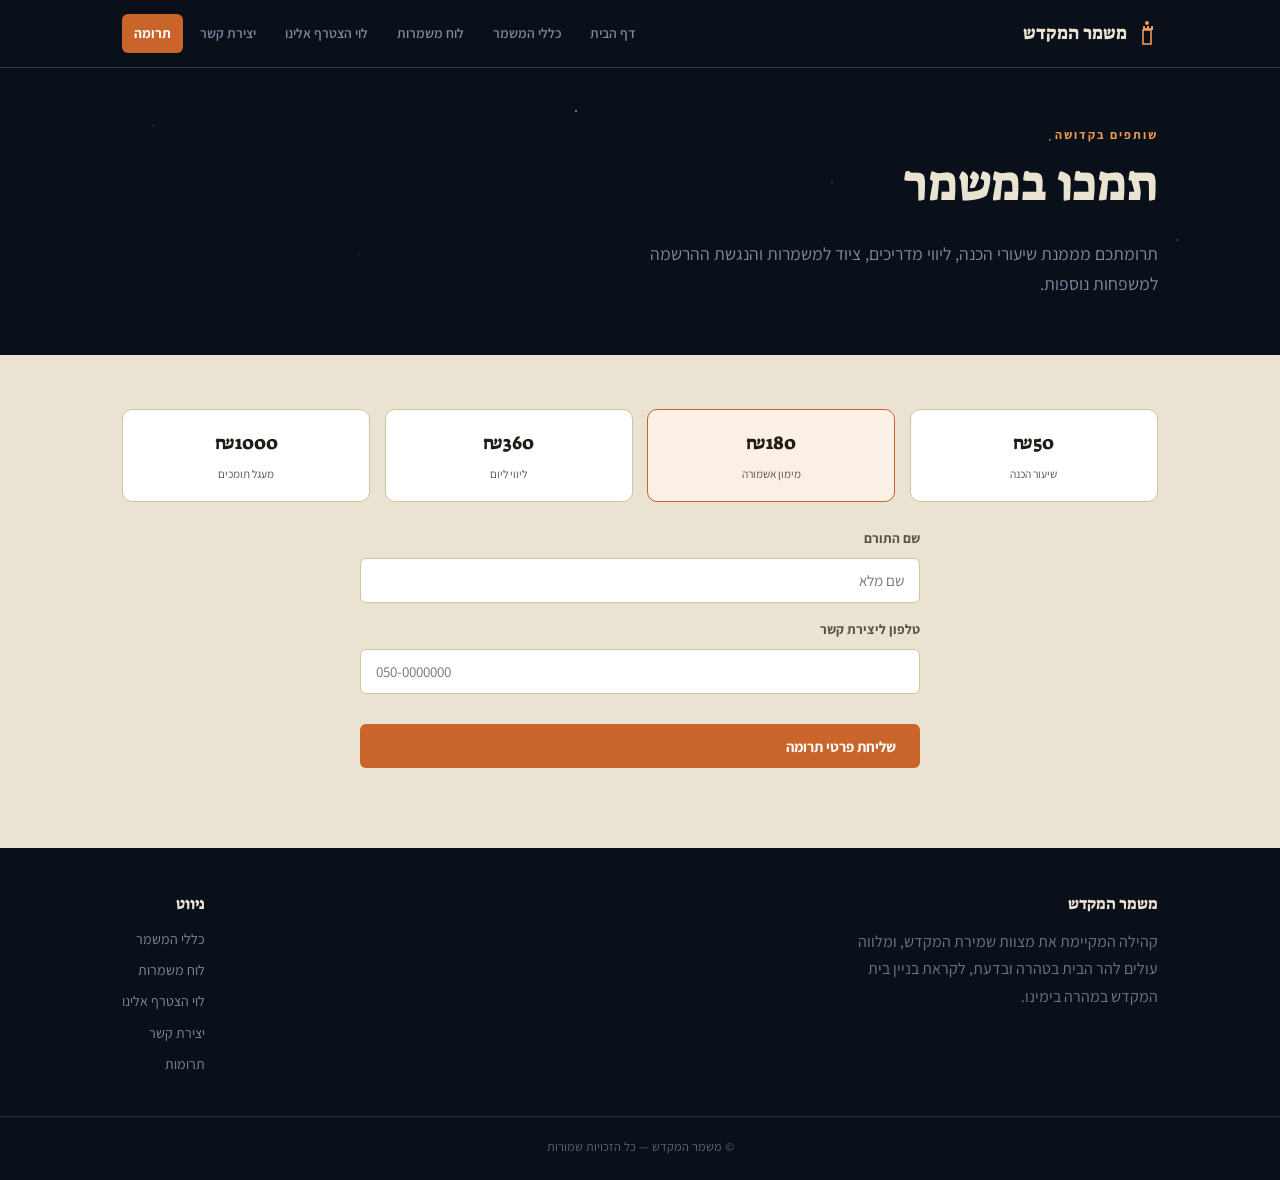
<file: trumot.html>
<!DOCTYPE html>
<html lang="he" dir="rtl">
<head>
<meta charset="UTF-8">
<meta name="viewport" content="width=device-width, initial-scale=1.0">
<title>תמכו במשמר — משמר המקדש</title>
<meta name="description" content="תרומתכם למשמר המקדש מממנת שיעורי הכנה, ליווי מדריכים והנגשת המשמרות והעלייה למשפחות נוספות.">
<link rel="canonical" href="https://mishmar-hamikdash.github.io/trumot.html">
<link rel="stylesheet" href="styles.css">
</head>
<body data-page="trumot">
<a href="#main" class="skip-link">דלג לתוכן</a>

<header class="site">
  <div class="wrap nav-wrap">
    <a href="index.html" class="brand">
      <svg class="brand-mark" width="22" height="26" viewBox="0 0 22 26" aria-hidden="true">
        <rect x="7" y="10" width="8" height="14" fill="none" stroke="#EE9A55" stroke-width="1.6"/>
        <path d="M7 10 L7 6 L9 6 L9 8 L11 8 L11 6 L13 6 L13 8 L15 8 L15 6 L17 6 L17 10 Z" fill="#EE9A55"/>
        <circle cx="11" cy="3" r="2" fill="#EE9A55"/>
      </svg>
      משמר המקדש
    </a>
    <button class="nav-toggle" aria-label="פתיחת תפריט ניווט" aria-expanded="false">☰</button>
    <nav class="main">
      <a href="index.html" data-page="home">דף הבית</a>
      <a href="halachot.html" data-page="halachot">כללי המשמר</a>
      <a href="luach.html" data-page="luach">לוח משמרות</a>
      <a href="leviim.html" data-page="leviim">לוי הצטרף אלינו</a>
      <a href="contact.html" data-page="contact">יצירת קשר</a>
      <a href="trumot.html" data-page="trumot" class="cta">תרומה</a>
    </nav>
  </div>
</header>

<main id="main">
  <section class="on-dark hero" style="padding-bottom:2.4rem;">
    <div class="wrap">
      <span class="eyebrow">שותפים בקדושה</span>
      <h1>תמכו במשמר</h1>
      <p class="lead">תרומתכם מממנת שיעורי הכנה, ליווי מדריכים, ציוד למשמרות והנגשת ההרשמה למשפחות נוספות.</p>
    </div>
  </section>

  <section class="on-light">
    <div class="wrap reveal">
      <div class="donate-grid">
        <div class="donate-amt" data-amt="50">₪50<span>שיעור הכנה</span></div>
        <div class="donate-amt selected" data-amt="180">₪180<span>מימון אשמורה</span></div>
        <div class="donate-amt" data-amt="360">₪360<span>ליווי ליום</span></div>
        <div class="donate-amt" data-amt="1000">₪1000<span>מעגל תומכים</span></div>
      </div>
      <form class="form-box" id="mm-donate-form" onsubmit="return mmSubmitForm(event,'mm-donate-form','mm-donate-status','תרומה חדשה - משמר המקדש');">
        <label for="d-name">שם התורם</label>
        <input id="d-name" type="text" name="שם התורם" placeholder="שם מלא" required>
        <label for="d-phone">טלפון ליצירת קשר</label>
        <input id="d-phone" type="tel" name="טלפון" placeholder="050-0000000" required>
        <input type="hidden" name="סכום נבחר" id="mm-donate-amt-field" value="180">
        <button type="submit" class="btn btn-ember" style="margin-top:1rem; border:none;">שליחת פרטי תרומה</button>
        <div id="mm-donate-status" style="margin-top:.7rem; font-size:.85rem;"></div>
      </form>
    </div>
  </section>
</main>

<footer class="site">
  <div class="wrap footer-wrap">
    <div>
      <h4>משמר המקדש</h4>
      <p style="opacity:.85; max-width:320px;">קהילה המקיימת את מצוות שמירת המקדש, ומלווה עולים להר הבית בטהרה ובדעת, לקראת בניין בית המקדש במהרה בימינו.</p>
    </div>
    <div>
      <h4>ניווט</h4>
      <a href="halachot.html">כללי המשמר</a>
      <a href="luach.html">לוח משמרות</a>
      <a href="leviim.html">לוי הצטרף אלינו</a>
      <a href="contact.html">יצירת קשר</a>
      <a href="trumot.html">תרומות</a>
    </div>
  </div>
  <div class="footer-bottom">© משמר המקדש — כל הזכויות שמורות</div>
</footer>

<script src="script.js"></script>
</body>
</html>
</file>
<file: styles.css>
@import url('https://fonts.googleapis.com/css2?family=Suez+One&family=Assistant:wght@300;400;500;600;700;800&display=swap');

/* ===================================================================
   משמר המקדש — מערכת עיצוב
   רעיון: "לא יָנוּם וְלֹא יִישָׁן שׁוֹמֵר יִשְׂרָאֵל" — משמר שאינו נפסק.
   הלילה מחולק לשלוש אשמורות (ברכות ג׳.), וכל אשמורת שומרת את שלה.
   האתר מבטא זאת ברצועת-זמן חוזרת של שלוש האשמורות, על רקע שמי לילה
   עמוקים ונקודת אש-לפיד בודדת כמוקד אור.
   =================================================================== */

:root{
  --night-deep: #0A1019;
  --night:      #16223A;
  --night-2:    #1E2E4C;
  --line-dark:  #2B3B5C;
  --stone:      #7C8AA0;
  --parchment:  #EAE3D2;
  --parchment-2:#DFD4B4;
  --line:       #D2C4A0;
  --ink:        #211C15;
  --ink-soft:   #5B5346;
  --ember:      #C9642B;
  --ember-light:#EE9A55;
  --ember-deep: #96431A;
  --focus:      #4E8FA8;

  --display: 'Suez One', 'Frank Ruhl Libre', serif;
  --sans:    'Assistant', 'Heebo', 'Arial Hebrew', sans-serif;

  --radius-sm: 6px;
  --radius-md: 10px;
  --radius-lg: 16px;
  --container: 1080px;
}

*{ box-sizing: border-box; }
html{ scroll-behavior: smooth; }
@media (prefers-reduced-motion: reduce){
  html{ scroll-behavior: auto; }
  *{ animation-duration: 0.001ms !important; transition-duration: 0.001ms !important; }
}

body{
  margin:0;
  direction: rtl;
  background: var(--parchment);
  color: var(--ink);
  font-family: var(--sans);
  line-height: 1.7;
  -webkit-font-smoothing: antialiased;
}

a{ color: inherit; }
img{ max-width:100%; display:block; }
:focus-visible{ outline: 3px solid var(--focus); outline-offset: 2px; }

.skip-link{
  position:absolute; right:1rem; top:-3rem; background:var(--ember); color:#fff;
  padding:.6rem 1rem; border-radius:0 0 var(--radius-sm) var(--radius-sm); z-index:100;
  text-decoration:none; font-weight:700; transition: top .2s ease;
}
.skip-link:focus{ top:0; }

.wrap{ max-width: var(--container); margin:0 auto; padding: 0 1.4rem; }
.narrow{ max-width: 720px; margin:0 auto; }

h1,h2,h3,h4{ font-family: var(--display); color: var(--night-deep); margin: 0 0 .5em 0; font-weight: 400; letter-spacing: -.005em; }
.on-dark h1, .on-dark h2, .on-dark h3, .on-dark h4{ color: var(--parchment); }
h1{ font-size: clamp(2rem, 5vw, 3.1rem); line-height:1.18; }
h2{ font-size: clamp(1.5rem, 3vw, 2.1rem); line-height:1.25; }
p{ margin: 0 0 1em 0; }
.lead{ font-size: 1.1rem; color: var(--ink-soft); max-width: 60ch; }
.on-dark .lead{ color: var(--stone); }

/* ---------- כותרת עליונה ---------- */
header.site{
  background: var(--night-deep); border-bottom: 1px solid var(--line-dark);
  position: sticky; top:0; z-index: 50;
}
.nav-wrap{ display:flex; align-items:center; justify-content:space-between; gap:1rem; padding:.85rem 1.4rem; flex-wrap:wrap; }
.brand{ display:flex; align-items:center; gap:.55rem; font-family: var(--display); font-size: 1.15rem; font-weight:400; color: var(--parchment); text-decoration:none; white-space:nowrap; }
.brand-mark{ flex-shrink:0; }

.nav-toggle{ display:none; background:none; border:1px solid var(--line-dark); color: var(--parchment); font-size:1.3rem; padding:.3rem .7rem; border-radius: var(--radius-sm); cursor:pointer; }

nav.main{ display:flex; align-items:center; gap:.3rem; flex-wrap:wrap; }
nav.main a{
  font-family: var(--sans); font-size:.86rem; font-weight:600; color: var(--stone);
  text-decoration:none; padding:.5rem .75rem; border-radius: var(--radius-sm); transition: color .15s ease, background .15s ease;
}
nav.main a:hover{ color: var(--parchment); background: var(--night-2); }
nav.main a.active{ color: var(--ember-light); }
nav.main a.cta{ background: var(--ember); color: #fff; font-weight:700; }
nav.main a.cta:hover{ background: var(--ember-light); color: var(--night-deep); }

@media (max-width: 860px){
  .nav-toggle{ display:inline-block; }
  nav.main{
    display:none; width:100%; flex-direction:column; align-items:stretch; gap:.15rem;
    padding-top:.6rem; border-top: 1px solid var(--line-dark); margin-top:.6rem;
  }
  nav.main.open{ display:flex; }
  nav.main a{ text-align:center; }
}

@media (max-width: 640px){
  .ashmurot{ grid-template-columns: 1fr; }
  .card-grid{ grid-template-columns: 1fr; }
}

.schedule-scroll{ overflow-x:auto; -webkit-overflow-scrolling:touch; }
@media (max-width: 640px){
  table.schedule{ min-width: 560px; }
}

/* ---------- מקטעים ---------- */
.on-dark{ background: var(--night-deep); color: var(--parchment); padding: 3.4rem 0; }
.on-light{ background: var(--parchment); padding: 3.4rem 0; }
.on-light-2{ background: var(--parchment-2); padding: 3.4rem 0; }

.eyebrow{ font-family: var(--sans); color: var(--ember); letter-spacing:.16em; font-size:.76rem; font-weight:700; display:block; margin-bottom:.6rem; text-transform:uppercase; }
.on-dark .eyebrow{ color: var(--ember-light); }

/* ---------- הירו: מגדל שמירה ---------- */
.hero{ position:relative; padding-top: 3.6rem; padding-bottom: 3rem; overflow:hidden; }
.hero::before{
  content:''; position:absolute; inset:0; pointer-events:none;
  background-image: radial-gradient(1.5px 1.5px at 12% 20%, rgba(234,227,210,.5) 50%, transparent 51%),
                     radial-gradient(1.5px 1.5px at 28% 65%, rgba(234,227,210,.35) 50%, transparent 51%),
                     radial-gradient(2px 2px at 45% 15%, rgba(234,227,210,.45) 50%, transparent 51%),
                     radial-gradient(1.5px 1.5px at 65% 40%, rgba(234,227,210,.3) 50%, transparent 51%),
                     radial-gradient(2px 2px at 82% 25%, rgba(234,227,210,.5) 50%, transparent 51%),
                     radial-gradient(1.5px 1.5px at 92% 60%, rgba(234,227,210,.35) 50%, transparent 51%);
}
.tower-row{ display:flex; justify-content:center; margin-bottom: 1.6rem; }
.tower-flame{ animation: flicker 2.6s ease-in-out infinite; transform-origin: center; }
@keyframes flicker{
  0%, 100% { opacity:1; transform: scale(1); }
  45% { opacity:.82; transform: scale(.94) translateY(1px); }
  70% { opacity:.95; transform: scale(1.04); }
}
@media (prefers-reduced-motion: reduce){ .tower-flame{ animation:none; } }

.hero-actions{ display:flex; gap:.8rem; flex-wrap:wrap; margin-top:1.6rem; }

/* ---------- כפתורים ---------- */
.btn{ display:inline-flex; align-items:center; gap:.5rem; font-family: var(--sans); font-weight:700; font-size:.92rem; padding:.78rem 1.5rem; border-radius: var(--radius-sm); cursor:pointer; border:1px solid transparent; text-decoration:none; transition: transform .15s ease, background .15s ease, border-color .15s ease; }
.btn-ember{ background: var(--ember); color: #fff; }
.btn-ember:hover{ background: var(--ember-light); color: var(--night-deep); }
.btn-outline{ background:transparent; border-color: var(--stone); color: var(--parchment); }
.btn-outline:hover{ border-color: var(--ember-light); color: var(--ember-light); }
.on-light .btn-outline{ border-color: var(--ember-deep); color: var(--ink); }
.on-light .btn-outline:hover{ background: rgba(201,100,43,.1); }

/* ---------- רצועת שלוש האשמורות (חתימת האתר) ---------- */
.ashmurot{ display:grid; grid-template-columns: repeat(3, 1fr); gap: 1px; background: var(--line-dark); border-radius: var(--radius-md); overflow:hidden; margin: 2.2rem 0 0; border: 1px solid var(--line-dark); }
.ashmurot-cell{ background: var(--night); padding: 1.3rem 1.1rem; position:relative; }
.ashmurot-cell.is-active{ background: var(--night-2); }
.ashmurot-time{ font-family: var(--sans); font-size:.72rem; letter-spacing:.1em; color: var(--stone); text-transform:uppercase; }
.ashmurot-name{ font-family: var(--display); font-size:1.1rem; color: var(--parchment); margin:.35rem 0 .4rem; }
.ashmurot-desc{ font-size:.84rem; color: var(--stone); margin:0; }
.ashmurot-mark{ position:absolute; top:1.1rem; left:1.1rem; width:8px; height:8px; border-radius:50%; background: var(--ember); box-shadow: 0 0 8px 2px rgba(238,154,85,.55); }

/* ---------- כרטיסים ---------- */
.card-grid{ display:grid; grid-template-columns: repeat(auto-fit, minmax(220px,1fr)); gap:1.1rem; }
.card{ background: #fff; border:1px solid var(--line); border-radius: var(--radius-lg); padding:1.5rem; transition: transform .18s ease, box-shadow .18s ease; }
.card:hover{ transform: translateY(-3px); box-shadow: 0 10px 24px rgba(33,28,21,.08); }
.card .mark{ font-family: var(--display); color: var(--ember); font-size:1.2rem; display:block; margin-bottom:.5rem; }
.card h3{ font-size:1.05rem; margin-bottom:.3rem; }
.card p{ font-size:.9rem; color: var(--ink-soft); margin:0; }
.card-link{ display:block; text-decoration:none; cursor:pointer; }
.card-link:hover{ border-color: var(--ember); }

/* ---------- שורות פריטים (הלכות/מצוות) ---------- */
.item-row{ display:flex; gap:1rem; padding: 1.3rem 0; border-bottom:1px solid var(--line); }
.item-row:last-of-type{ border-bottom:none; }
.item-mark{ font-family: var(--display); font-weight:400; color: #fff; background: var(--night); width:36px; height:36px; border-radius:50%; display:flex; align-items:center; justify-content:center; flex-shrink:0; font-size:1rem; }
.item-row h3{ font-size:1.02rem; margin-bottom:.3rem; }
.item-row p{ font-size:.92rem; color: var(--ink-soft); margin:0; }

.note-box{ background: #fff; border-inline-start: 4px solid var(--ember); border-radius: var(--radius-sm); padding: 1.1rem 1.3rem; font-size:.88rem; color: var(--ink-soft); margin-top:1.4rem; }

/* ---------- ציטוט ---------- */
blockquote.pull{ font-family: var(--display); font-size:1.3rem; text-align:center; color: var(--parchment); line-height:1.7; margin:0; }
blockquote.pull cite{ display:block; font-style:normal; font-family: var(--sans); font-size:.78rem; color: var(--ember-light); margin-top:.9rem; letter-spacing:.05em; font-weight:600; }

/* ---------- טבלת לוח משמרות ---------- */
table.schedule{ width:100%; border-collapse: collapse; background:#fff; border-radius: var(--radius-md); overflow:hidden; box-shadow: 0 1px 0 var(--line); }
table.schedule th{ background: var(--night-deep); color: var(--parchment); font-family: var(--sans); font-weight:700; text-align:right; padding:.9rem 1.1rem; font-size:.85rem; }
table.schedule td{ padding:.9rem 1.1rem; border-bottom:1px solid var(--line); font-size:.92rem; }
table.schedule tr:last-child td{ border-bottom:none; }
.tag{ display:inline-block; padding:.25rem .65rem; border-radius:999px; font-size:.75rem; font-weight:700; }
.tag-open{ background:#DEEBE0; color:#2E6B3E; }
.tag-full{ background:#F3DEDA; color:#9B3B2C; }

/* ---------- טפסים ---------- */
.form-box{ display:flex; flex-direction:column; gap:.9rem; max-width: 560px; margin:0 auto; }
.form-box label{ font-size:.85rem; font-weight:700; color: var(--ink-soft); margin-bottom:-.4rem; }
.form-box input, .form-box select{
  font-family: var(--sans); font-size:.94rem; padding:.75rem .95rem; border-radius: var(--radius-sm);
  border: 1px solid var(--line); background:#fff; color: var(--ink);
}
.form-box input:focus, .form-box select:focus{ border-color: var(--ember); }
.form-note{ font-size:.8rem; color: var(--ink-soft); opacity:.85; }

/* ---------- תרומות ---------- */
.donate-grid{ display:grid; grid-template-columns: repeat(auto-fit, minmax(140px,1fr)); gap:.9rem; margin-bottom:1.6rem; }
.donate-amt{ border:1px solid var(--line); border-radius: var(--radius-md); padding:1.1rem .5rem; text-align:center; font-family:var(--display); font-weight:400; font-size:1.15rem; cursor:pointer; background: #fff; transition: border-color .15s ease, background .15s ease; }
.donate-amt span{ display:block; font-family: var(--sans); font-weight:400; font-size:.72rem; color: var(--ink-soft); margin-top:.3rem; }
.donate-amt:hover{ border-color: var(--ember); }
.donate-amt.selected{ border-color: var(--ember); background: #FBF0E6; }

/* ---------- כפתור לוי צף ---------- */
.levi-fab{
  position: fixed; left: 1.1rem; bottom: 1.1rem; z-index: 90;
  display:flex; align-items:center; gap:.5rem;
  background: var(--night-deep); color: var(--parchment); text-decoration:none;
  padding:.7rem 1rem; border-radius: 999px; box-shadow: 0 8px 20px rgba(10,16,25,.35);
  font-family: var(--sans); font-weight:700; font-size:.86rem; border:1px solid var(--line-dark);
  transition: transform .15s ease, background .15s ease;
}
.levi-fab:hover{ background: var(--night-2); transform: translateY(-2px); }
.levi-fab-icon{ color: var(--ember-light); flex-shrink:0; display:flex; }
@media (max-width: 480px){ .levi-fab-text{ display:none; } .levi-fab{ padding:.65rem; } }

/* ---------- תחתית ---------- */
footer.site{ background: var(--night-deep); color: var(--stone); padding: 2.6rem 0 1.4rem; }
.footer-wrap{ display:flex; justify-content:space-between; gap:2rem; flex-wrap:wrap; padding: 0 1.4rem; max-width: var(--container); margin: 0 auto; }
.footer-wrap h4{ color: var(--parchment); font-size:1rem; margin-bottom:.7rem; }
.footer-wrap a{ display:block; color: var(--stone); text-decoration:none; font-size:.88rem; margin-bottom:.45rem; }
.footer-wrap a:hover{ color: var(--ember-light); }
.footer-bottom{ text-align:center; font-size:.78rem; color: var(--stone); opacity:.7; margin-top:2rem; padding-top:1.2rem; border-top:1px solid var(--line-dark); }

/* ---------- אנימציית חשיפה ---------- */
.reveal{ opacity:0; transform: translateY(14px); transition: opacity .55s ease, transform .55s ease; }
.reveal.in{ opacity:1; transform:none; }
</file>
